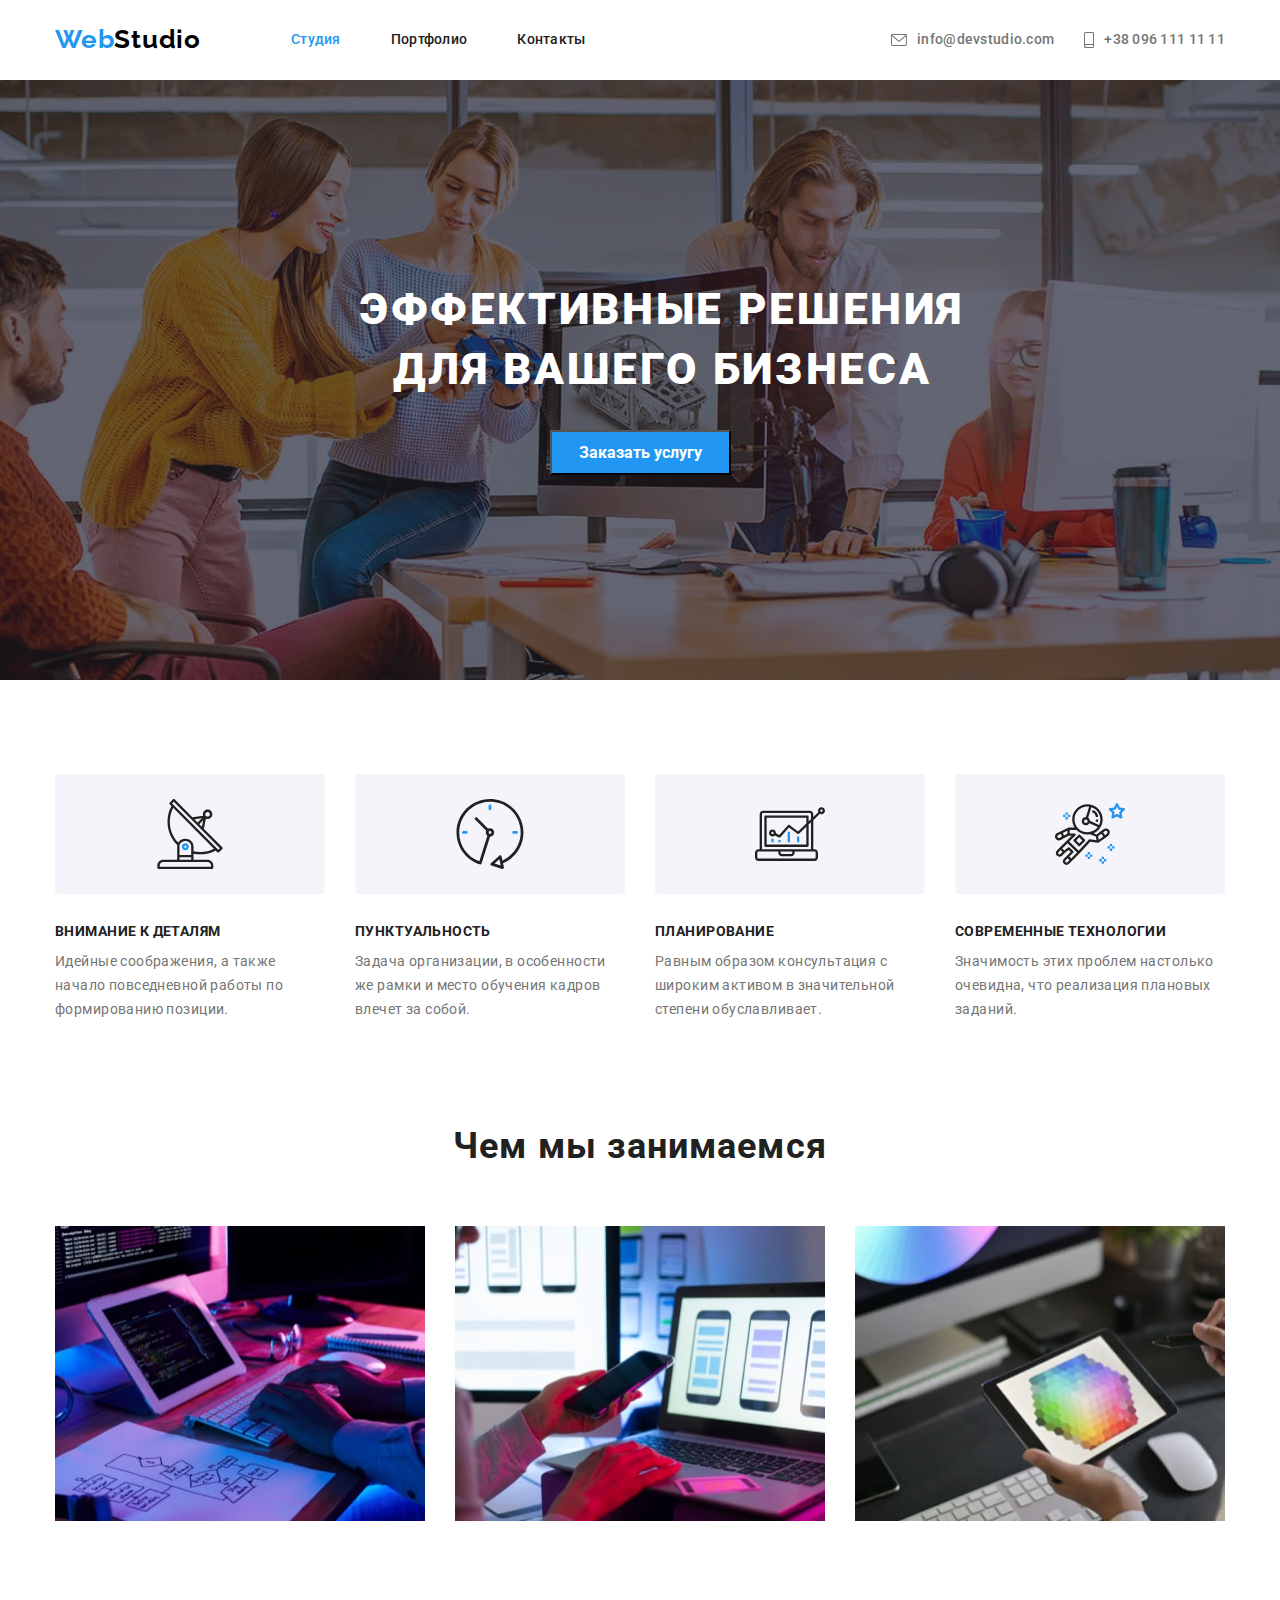
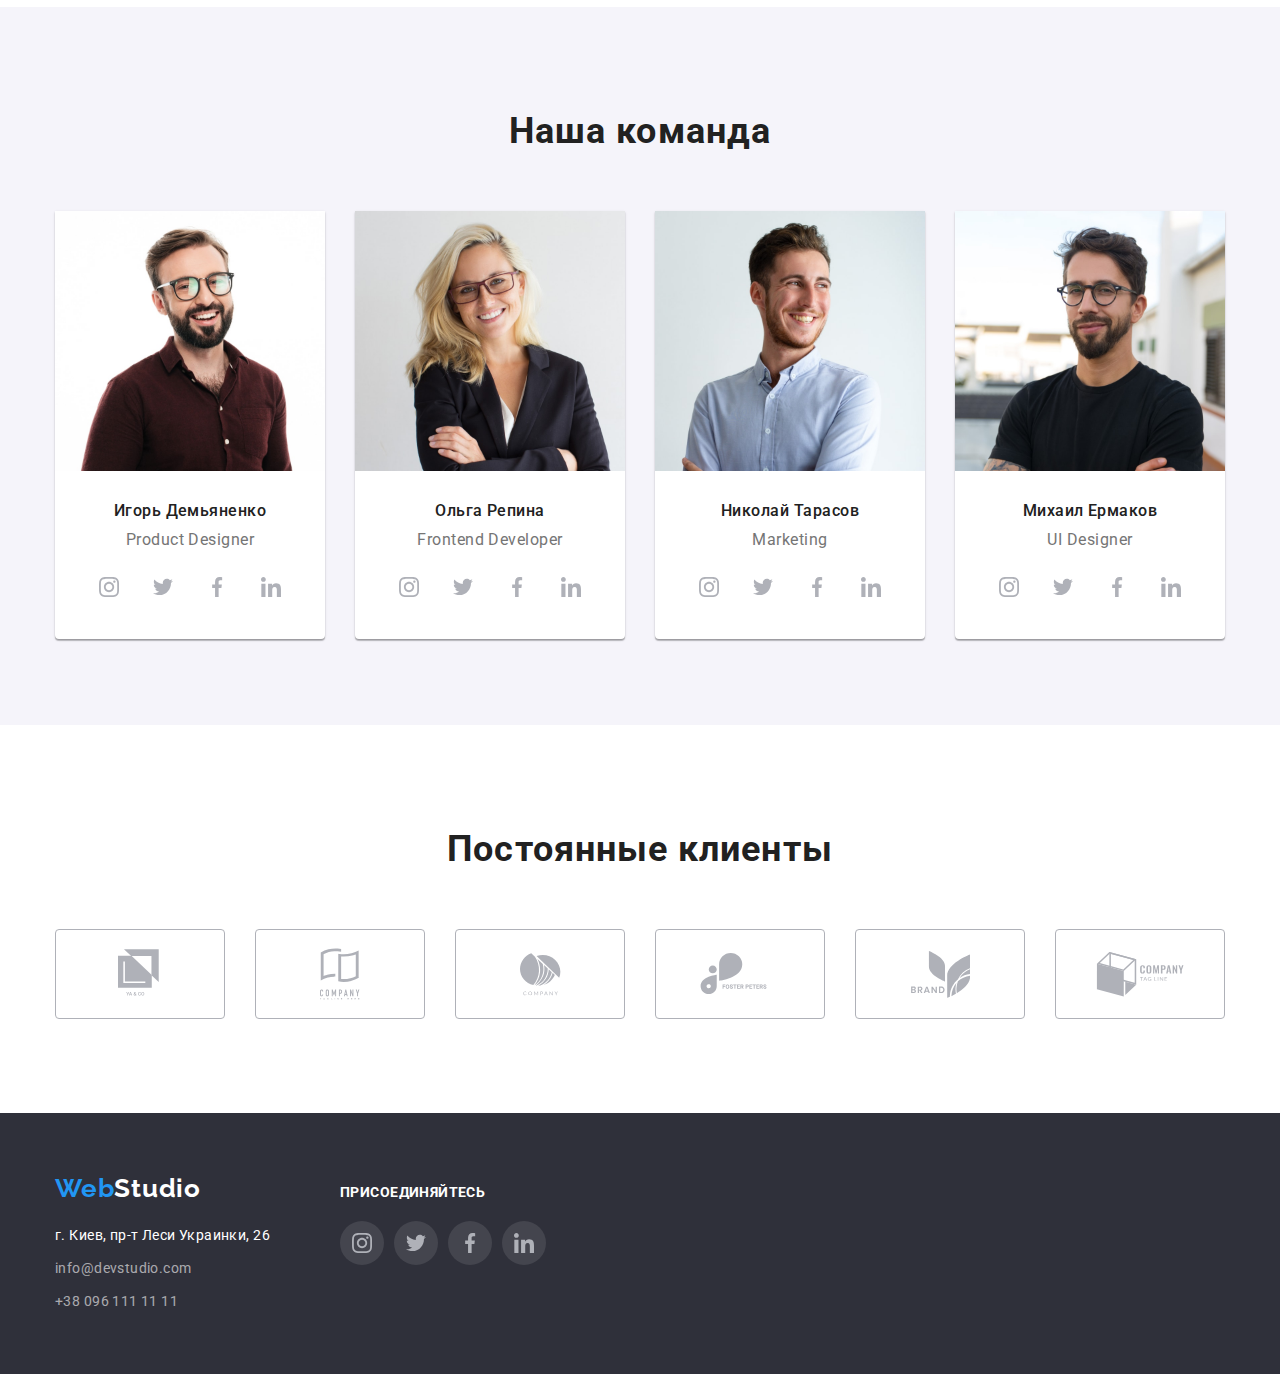
<file: index.html>
<!DOCTYPE html>
<html lang="ru">

<head>
    <meta charset="UTF-8">
    <meta name="viewport" content="width=device-width, initial-scale=1.0">
    <title>WebStudio</title>
    <link rel="preconnect" href="https://fonts.gstatic.com">
    <link href="https://fonts.googleapis.com/css2?family=Raleway:wght@700&family=Roboto:wght@400;500;700;900&display=swap"
        rel="stylesheet">
    <link rel="stylesheet" href="https://cdnjs.cloudflare.com/ajax/libs/modern-normalize/1.0.0/modern-normalize.min.css">
    <link rel="stylesheet" href="css/style.css">
</head>

<body>
    <header class="header">
        <div class="container">
            <div class="header-flex">
                <nav class="site-nav">
                    <a class="logo list" lang="en" href="./index.html"> <span class="accent">Web</span>Studio</a>
                    <ul class="site-nav list">
                        <li class="item"><a class="nav-link current list" href="">Студия</a></li>
                        <li class="item"><a class="nav-link list" href="./portfolio.html">Портфолио</a></li>
                        <li class="item"><a class="nav-link list" href="">Контакты</a></li>
                    </ul>
                </nav>
                <address class="adress">
                    <ul class="adress-header list">
                        <li class="item-icon">
                            <a class="adress-mail list" href="mailto:info@devstudio.com">
                                <svg class="icon-envelope">
                                    <use href="./image/sprite.svg#envelope"></use>
                                </svg>
                                info@devstudio.com
                            </a>
                        </li>
                        <li class="item-icon">
                            <a class="adress-tel list" href="tel:+380961111111">
                                <svg class="icon-smartphone">
                                    <use href="./image/sprite.svg#smartphone"></use>
                                </svg>
                                +38 096 111 11 11
                            </a>
                        </li>
                    </ul>
                </address>
            </div>
        </div>
    </header>
    <main>
        <!--Hero-->
        <section class="hero-section">
            <div class="hero-canvas">
                <div class="container">
                    <h1 class="hero-title">Эффективные решения для вашего бизнеса</h1>
                    <button class="hero-button" type="button">Заказать услугу</button>
                </div>
            </div>
            </section>
                <!--Advantages-->
        <section class="advantages-section">
            <div class="container">
                <h2 class="visually-hidden">Advantages</h2>
                <ul class="advantages list">
                    <li class="item">
                        <div class="frame-icon">
                            <svg class="advantages-icon">
                                <use href="./image/sprite.svg#antenna"></use>
                            </svg>
                        </div>
                        <h3 class="advantages-title">Внимание к деталям</h3>
                        <p class="advantages-description">Идейные соображения, а также начало повседневной работы по
                            формированию позиции.</p>
                    </li>
                    <li class="item">
                        <div class="frame-icon">
                            <svg class="advantages-icon">
                                <use href="./image/sprite.svg#clock"></use>
                            </svg>
                        </div>
                        <h3 class="advantages-title">Пунктуальность</h3>
                        <p class="advantages-description">Задача организации, в особенности же рамки и место обучения кадров
                            влечет за собой.</p>
                    </li>
                    <li class="item">
                        <div class="frame-icon">
                        <svg class="advantages-icon">
                            <use href="./image/sprite.svg#diagram"></use>
                        </svg>
                        </div>
                        <h3 class="advantages-title">Планирование</h3>
                        <p class="advantages-description">Равным образом консультация с широким активом в значительной степени
                            обуславливает.</p>
                    </li>
                    <li class="item">
                        <div class="frame-icon">
                        <svg class="advantages-icon">
                            <use href="./image/sprite.svg#astronaut"></use>
                        </svg>
                        </div>
                        <h3 class="advantages-title">Современные технологии</h3>
                        <p class="advantages-description">Значимость этих проблем настолько очевидна, что реализация плановых
                            заданий.</p>
                    </li>
                </ul>
            </div>
        </section>
        <!--Examples-->
        <section class="examples-section">
            <div class="container">
                <h2 class="examples-title">Чем мы занимаемся</h2>
                <ul class="examples list">
                    <li class="item">
                        <img class="examples-foto" src="./image/studia/img-1.jpg" alt="человек набирает разметку сайта"
                            width="370" height="295">
                    </li>
                    <li class="item">
                        <img class="examples-foto" src="./image/studia/img-2.jpg"
                            alt="человек делает синхронизацию телефона с компьютером" width="370" height="295">
                    </li>
                    <li class="item">
                        <img class="examples-foto" src="./image/studia/img-3.jpg" alt="человек смотрит на цветовую палитру"
                            width="370" height="295">
                    </li>
                </ul>
        </section>
        <!--Team-->
        <section class="team-section">
            <div class="container">
                <h2 class="team-title">Наша команда</h2>
                <ul class="team list">
                    <li class="item-card">
                        <img class="team-foto" src="./image/studia/igor.jpg" alt="Игорь Демьяненко" width="270" height="260">
                        <h3 class="team-name">Игорь Демьяненко</h3>
                        <p class="team-position" lang="en">Product Designer</p>
                        <ul class="social-list list">
                            <li class="social-list-item">
                                <a class="social-list-link" href="">
                                    <svg class="social-list-icon">
                                        <use href="./image/sprite.svg#instagram"></use>
                                    </svg>
                                </a>
                            </li>
                            <li class="social-list-item">
                                <a class="social-list-link" href="">
                                    <svg class="social-list-icon">
                                        <use href="./image/sprite.svg#twitter"></use>
                                    </svg>
                                </a>
                            </li>
                            <li class="social-list-item">
                                <a class="social-list-link" href="">
                                    <svg class="social-list-icon">
                                        <use href="./image/sprite.svg#facebook"></use>
                                    </svg>
                                </a>
                            </li>
                            <li class="social-list-item">
                                <a class="social-list-link" href="">
                                    <svg class="social-list-icon">
                                        <use href="./image/sprite.svg#linkedin"></use>
                                    </svg>
                                </a>
                            </li>
                        </ul>
                    </li>
                    <li class="item-card">
                        <img class="team-foto" src="./image/studia/olga.jpg" alt="Ольга Репина" width="270" height="260">
                        <h3 class="team-name">Ольга Репина</h3>
                        <p class="team-position" lang="en">Frontend Developer</p>
                        <ul class="social-list list">
                            <li class="social-list-item">
                                <a class="social-list-link" href="">
                                    <svg class="social-list-icon">
                                        <use href="./image/sprite.svg#instagram"></use>
                                    </svg>
                                </a>
                            </li>
                            <li class="social-list-item">
                                <a class="social-list-link" href="">
                                    <svg class="social-list-icon">
                                        <use href="./image/sprite.svg#twitter"></use>
                                    </svg>
                                </a>
                            </li>
                            <li class="social-list-item">
                                <a class="social-list-link" href="">
                                    <svg class="social-list-icon">
                                        <use href="./image/sprite.svg#facebook"></use>
                                    </svg>
                                </a>
                            </li>
                            <li class="social-list-item">
                                <a class="social-list-link" href="">
                                    <svg class="social-list-icon">
                                        <use href="./image/sprite.svg#linkedin"></use>
                                    </svg>
                                </a>
                            </li>
                        </ul>
                    </li>
                    <li class="item-card">
                        <img class="team-foto" src="./image/studia/nicolay.jpg" alt="Николай Тарасов" width="270" height="260">
                        <h3 class="team-name">Николай Тарасов</h3>
                        <p class="team-position" lang="en">Marketing</p>
                        <ul class="social-list list">
                            <li class="social-list-item">
                                <a class="social-list-link" href="">
                                    <svg class="social-list-icon">
                                        <use href="./image/sprite.svg#instagram"></use>
                                    </svg>
                                </a>
                            </li>
                            <li class="social-list-item">
                                <a class="social-list-link" href="">
                                    <svg class="social-list-icon">
                                        <use href="./image/sprite.svg#twitter"></use>
                                    </svg>
                                </a>
                            </li>
                            <li class="social-list-item">
                                <a class="social-list-link" href="">
                                    <svg class="social-list-icon">
                                        <use href="./image/sprite.svg#facebook"></use>
                                    </svg>
                                </a>
                            </li>
                            <li class="social-list-item">
                                <a class="social-list-link" href="">
                                    <svg class="social-list-icon">
                                        <use href="./image/sprite.svg#linkedin"></use>
                                    </svg>
                                </a>
                            </li>
                        </ul>
                    </li>
                    <li class="item-card">
                        <img class="team-foto" src="./image/studia/mihail.jpg" alt="Михаил Ермаков" width="270" height="260">
                        <h3 class="team-name">Михаил Ермаков</h3>
                        <p class="team-position" lang="en">UI Designer</p>
                        <ul class="social-list list">
                            <li class="social-list-item">
                                <a class="social-list-link" href="">
                                    <svg class="social-list-icon">
                                        <use href="./image/sprite.svg#instagram"></use>
                                    </svg>
                                </a>
                            </li>
                            <li class="social-list-item">
                                <a class="social-list-link" href="">
                                    <svg class="social-list-icon">
                                        <use href="./image/sprite.svg#twitter"></use>
                                    </svg>
                                </a>
                            </li>
                            <li class="social-list-item">
                                <a class="social-list-link" href="">
                                    <svg class="social-list-icon">
                                        <use href="./image/sprite.svg#facebook"></use>
                                    </svg>
                                </a>
                            </li>
                            <li class="social-list-item">
                                <a class="social-list-link" href="">
                                    <svg class="social-list-icon">
                                        <use href="./image/sprite.svg#linkedin"></use>
                                    </svg>
                                </a>
                            </li>
                        </ul>
                    </li>
                </ul>
            </div>
        </section>
        <!--Clients-->
        <section class="clients">
            <div class="container">
                <h2 class="clients-title">Постоянные клиенты</h2>
                <ul class="clients-list list">
                    <li class="clients-item">
                        <a class="clients-link" href="">
                            <svg class="clients-icon" width="45" height="50">
                                <use href="./image/sprite.svg#logo-1"></use>
                            </svg>
                        </a>
                    </li>
                    <li class="clients-item">
                        <a class="clients-link" href="">
                            <svg class="clients-icon" width="40" height="52">
                                <use href="./image/sprite.svg#logo-2"></use>
                            </svg>
                        </a>
                    </li>
                    <li class="clients-item">
                        <a class="clients-link" href="">
                            <svg class="clients-icon" width="41" height="43">
                                <use href="./image/sprite.svg#logo-3"></use>
                            </svg>
                        </a>
                    </li>
                    <li class="clients-item">
                        <a class="clients-link" href="">
                            <svg class="clients-icon" width="80" height="42">
                                <use href="./image/sprite.svg#logo-4"></use>
                            </svg>
                        </a>
                    </li>
                    <li class="clients-item">
                        <a class="clients-link" href="">
                            <svg class="clients-icon" width="59" height="47">
                                <use href="./image/sprite.svg#logo-5"></use>
                            </svg>
                        </a>
                    </li>
                    <li class="clients-item">
                        <a class="clients-link" href="">
                            <svg class="clients-icon" width="89" height="45">
                                <use href="./image/sprite.svg#logo-6"></use>
                            </svg>
                        </a>
                    </li>
                </ul>
            </div>
        </section>
    </main>
    <footer>
        <div class="container">
            <div class="footer-section">
            <div class="footer-adress">
            <a class="logo-footer list" lang="en" href="./index.html"> <span class="accent">Web</span>Studio</a>
            <address class="contact-info">
                <ul class="adress list">
                    <li><a class="adress-location list" href="https://goo.gl/maps/1eTqHgAGGHHQ9JF59">г. Киев, пр-т Леси
                            Украинки, 26</a></li>
                    <li><a class="adress-mail-footer list" href="mailto:info@devstudio.com">info@devstudio.com</a></li>
                    <li><a class="adress-tel-footer list" href="tel:+380961111111">+38 096 111 11 11</a></li>
                </ul>
            </address>
            </div>
            <div class="footer-social-link">
                <p class="social-call">присоединяйтесь</p>
                <ul class="footer-social-list list">
                    <li class="footer-social-list-item">
                        <a class="footer-social-list-link" href="">
                            <svg class="social-list-icon">
                                <use href="./image/sprite.svg#instagram"></use>
                            </svg>
                        </a>
                    </li>
                    <li class="footer-social-list-item">
                        <a class="footer-social-list-link" href="">
                            <svg class="social-list-icon">
                                <use href="./image/sprite.svg#twitter"></use>
                            </svg>
                        </a>
                    </li>
                    <li class="footer-social-list-item">
                        <a class="footer-social-list-link" href="">
                            <svg class="social-list-icon">
                                <use href="./image/sprite.svg#facebook"></use>
                            </svg>
                        </a>
                    </li>
                    <li class="footer-social-list-item">
                        <a class="footer-social-list-link" href="">
                            <svg class="social-list-icon">
                                <use href="./image/sprite.svg#linkedin"></use>
                            </svg>
                        </a>
                    </li>
                </ul>

            </div>
        
        
        </div>
    </footer>
</body>

</html>
</file>
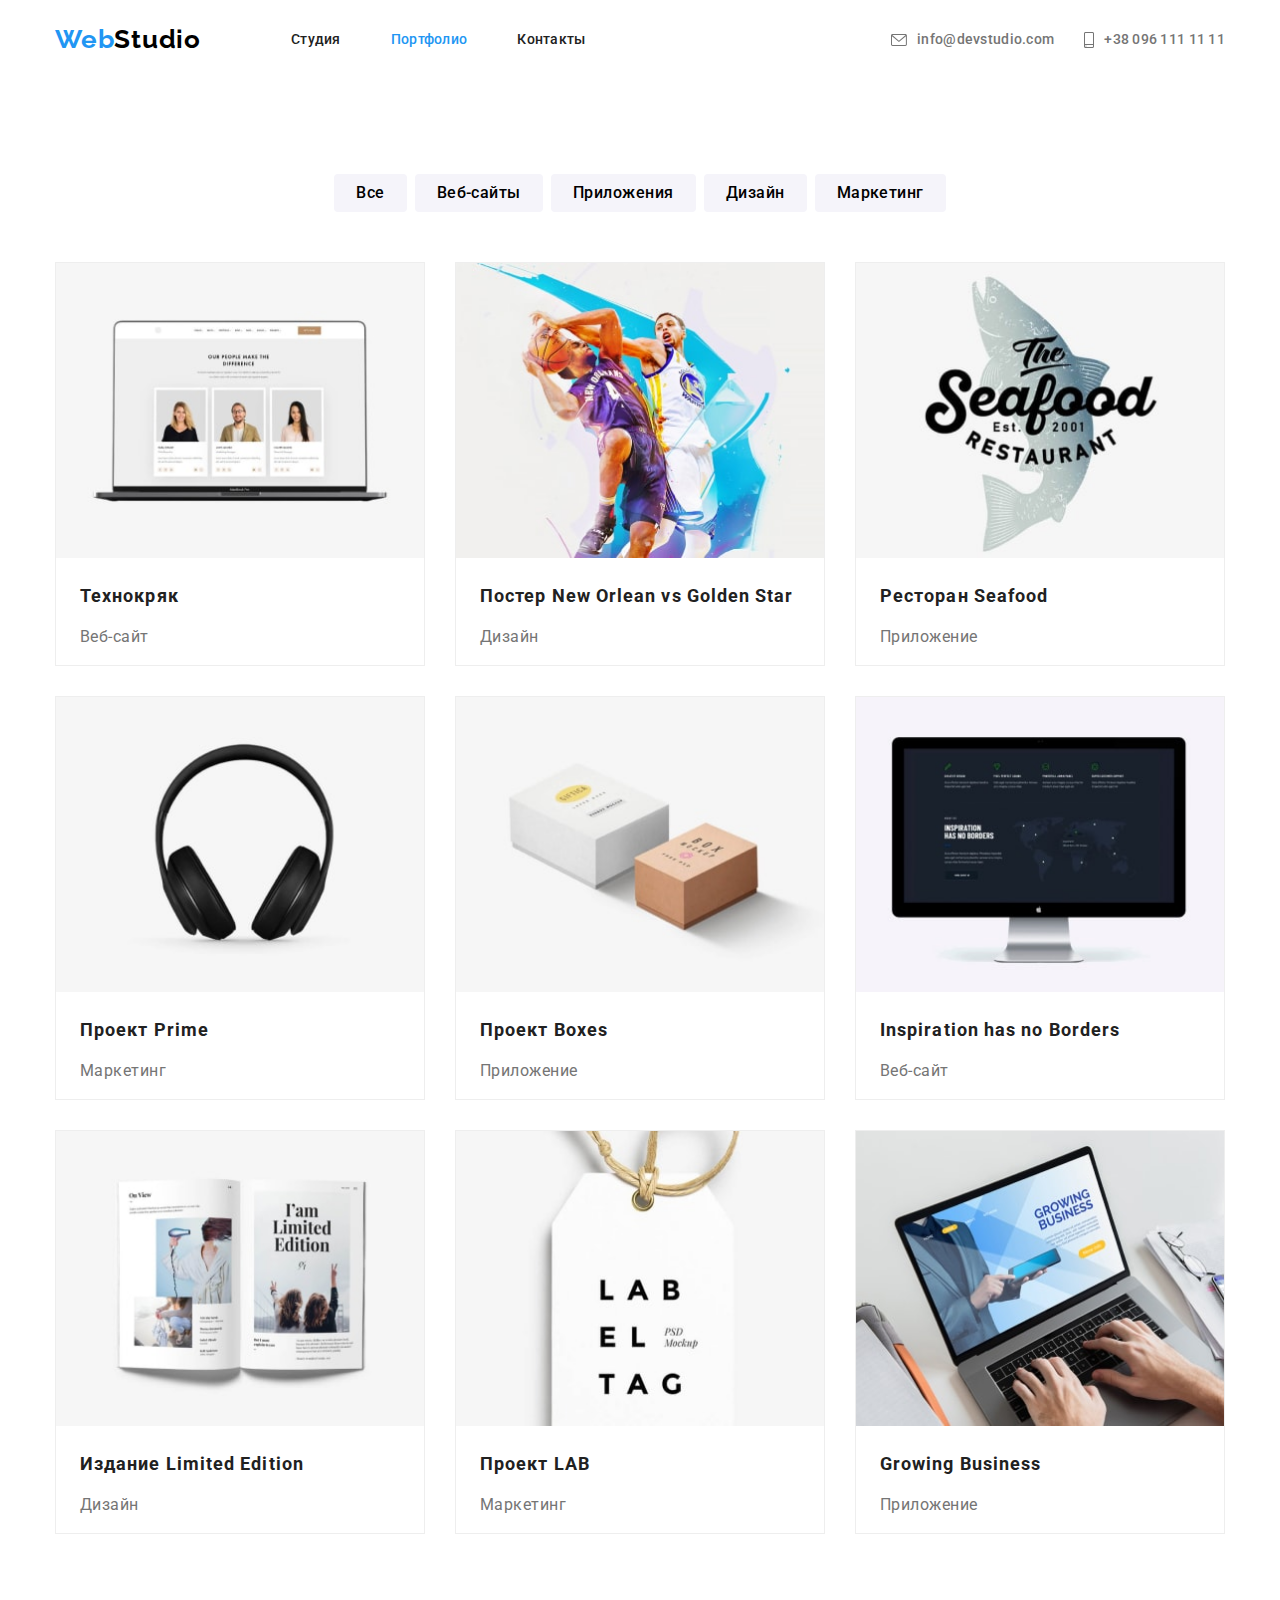
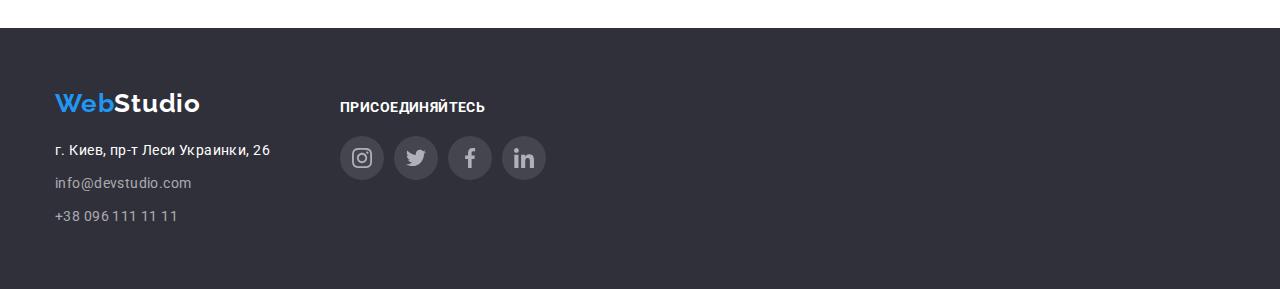
<file: portfolio.html>
<!DOCTYPE html>
<html lang="en">
<head>
    <meta charset="UTF-8">
    <meta name="viewport" content="width=device-width, initial-scale=1.0">
    <title>Portfolio</title>
    <link rel="preconnect" href="https://fonts.gstatic.com">
    <link href="https://fonts.googleapis.com/css2?family=Raleway:wght@700&family=Roboto:wght@400;500;700;900&display=swap"
        rel="stylesheet">
    <link rel="stylesheet" href="https://cdnjs.cloudflare.com/ajax/libs/modern-normalize/1.0.0/modern-normalize.min.css">
    <link rel="stylesheet" href="css/style.css">
</head>
<body>
    <header class="header">
        <div class="container">
            <div class="header-flex">
                <nav class="site-nav">
                    <a class="logo list" lang="en" href="./index.html"> <span class="accent">Web</span>Studio</a>
                    <ul class="site-nav list">
                        <li class="item"><a class="nav-link  list" href="./index.html">Студия</a></li>
                        <li class="item"><a class="nav-link current list" href="">Портфолио</a></li>
                        <li class="item"><a class="nav-link list" href="">Контакты</a></li>
                    </ul>
                </nav>
                <address class="adress">
                    <ul class="adress-header list">
                        <li class="item-icon">
                            <a class="adress-mail list" href="mailto:info@devstudio.com">
                                <svg class="icon-envelope">
                                    <use href="./image/sprite.svg#envelope"></use>
                                </svg>
                                info@devstudio.com
                            </a>
                        </li>
                        <li class="item-icon">
                            <a class="adress-tel list" href="tel:+380961111111">
                                <svg class="icon-smartphone">
                                    <use href="./image/sprite.svg#smartphone"></use>
                                </svg>
                                +38 096 111 11 11
                            </a>
                        </li>
                    </ul>
                </address>
            </div>
        </div>
    </header>
    <main>
        <section class="portfolio-section">
            <div class="container">
                <h1></h1>
                <ul class="button list">
                    <li class="item"><button class="portfolio" type="button">Все</button></li>
                    <li class="item"><button class="portfolio" type="button">Веб-сайты</button></li>
                    <li class="item"><button class="portfolio" type="button">Приложения</button></li>
                    <li class="item"><button class="portfolio" type="button">Дизайн</button></li>
                    <li class="item"><button class="portfolio" type="button">Маркетинг</button></li>
                </ul>
                <ul class="work list">
                    <li class="work-item">
                        <a class="card list" href="">
                            <img class="work-foto" src="./image/portfolio/img-1.jpg" alt="карточки с фото людей на мониторе"
                                    width="370" height="295">
                            <h2 class="work-title">Технокряк</h2>
                            <p class="work-project">Веб-сайт</p>
                        </a>
                    </li>
                    <li class="work-item">
                        <a class="card list" href="">
                            <img class="work-foto" src="./image/portfolio/img-2.jpg" alt="парни играют в баскетбол" width="370"
                                    height="295">
                            <h2 class="work-title">Постер New Orlean vs Golden Star</h2>
                            <p class="work-project">Дизайн</p>
                        </a>
                    </li>
                    <li class="work-item">
                        <a class="card list" href="">
                            <img class="work-foto" src="./image/portfolio/img-3.jpg" alt="название ресторана на фоне рыбы"
                                    width="370" height="295">
                            <h2 class="work-title">Ресторан Seafood</h2>
                            <p class="work-project">Приложение</p>
                        </a>
                    </li>
                    <li class="work-item">
                        <a class="card list" href="">
                           <img class="work-foto" src="./image/portfolio/img-4.jpg" alt="наушники" width="370" height="295">
                           <h2 class="work-title">Проект Prime</h2>
                            <p class="work-project">Маркетинг</p>
                        </a>
                    </li>
                    <li class="work-item">
                        <a class="card list" href="">
                            <img class="work-foto" src="./image/portfolio/img-5.jpg" alt="две коробки" width="370" height="295">
                            <h2 class="work-title">Проект Boxes</h2>
                            <p class="work-project">Приложение</p>
                        </a>
                    </li>
                    <li class="work-item">
                        <a class="card list" href="">
                            <img class="work-foto" src="./image/portfolio/img-6.jpg" alt="монитор десктопа" width="370"
                                    height="295">
                             <h2 class="work-title">Inspiration has no Borders</h2>
                            <p class="work-project">Веб-сайт</p>
                        </a>
                    </li>
                    <li class="work-item">
                        <a class="card list" href="">
                            <img class="work-foto" src="./image/portfolio/img-7.jpg" alt="открытый глянцевый журнал" width="370"
                                    height="295">
                            <h2 class="work-title">Издание Limited Edition</h2>
                            <p class="work-project">Дизайн</p>
                        </a>
                    </li>
                    <li class="work-item">
                        <a class="card list" href="">
                            <img class="work-foto" src="./image/portfolio/img-8.jpg" alt="ценник" width="370" height="295">
                            <h2 class="work-title">Проект LAB</h2>
                            <p class="work-project">Маркетинг</p>
                        </a>
                    </li>
                    <li class="work-item">
                        <a class="card list" href="">
                            <img class="work-foto" src="./image/portfolio/img-9.jpg" alt="человек работает за ноутбуком" width="370"
                                    height="295">
                            <h2 class="work-title">Growing Business</h2>
                            <p class="work-project">Приложение</p>
                        </a>
                    </li>
                </ul>
            </div>
        </section>
        </main>
        <footer>
            <div class="container">
                <div class="footer-section">
                    <div class="footer-adress">
                        <a class="logo-footer list" lang="en" href="./index.html"> <span class="accent">Web</span>Studio</a>
                        <address class="contact-info">
                            <ul class="adress list">
                                <li><a class="adress-location list" href="https://goo.gl/maps/1eTqHgAGGHHQ9JF59">г. Киев, пр-т
                                        Леси
                                        Украинки, 26</a></li>
                                <li><a class="adress-mail-footer list" href="mailto:info@devstudio.com">info@devstudio.com</a>
                                </li>
                                <li><a class="adress-tel-footer list" href="tel:+380961111111">+38 096 111 11 11</a></li>
                            </ul>
                        </address>
                    </div>
                    <div class="footer-social-link">
                        <p class="social-call">присоединяйтесь</p>
                        <ul class="footer-social-list list">
                            <li class="footer-social-list-item">
                                <a class="footer-social-list-link" href="">
                                    <svg class="social-list-icon">
                                        <use href="./image/sprite.svg#instagram"></use>
                                    </svg>
                                </a>
                            </li>
                            <li class="footer-social-list-item">
                                <a class="footer-social-list-link" href="">
                                    <svg class="social-list-icon">
                                        <use href="./image/sprite.svg#twitter"></use>
                                    </svg>
                                </a>
                            </li>
                            <li class="footer-social-list-item">
                                <a class="footer-social-list-link" href="">
                                    <svg class="social-list-icon">
                                        <use href="./image/sprite.svg#facebook"></use>
                                    </svg>
                                </a>
                            </li>
                            <li class="footer-social-list-item">
                                <a class="footer-social-list-link" href="">
                                    <svg class="social-list-icon">
                                        <use href="./image/sprite.svg#linkedin"></use>
                                    </svg>
                                </a>
                            </li>
                        </ul>
        
                    </div>
        
        
                </div>
        </footer>
</body>
</html>
</file>
<file: css/style.css>
:root {
  --main-font: Roboto, sans-serif;
  --secondary-font: Raleway, sans-serif;
  --main-text-color: #757575;
  --secondary-text-color: #212121;
  --accent-text-color: #2196f3;
  --accent-background-color: #2196f3;
}
.list {
  list-style: none;
  text-decoration: none;
}

html {
  box-sizing: border-box;
}

*,
*::before,
*::after {
  box-sizing: inherit;
}

h1,
h2,
h3,
h4,
h5,
h6 {
  margin: 0;
}

ul,
ol {
  margin: 0;
  padding: 0;
}

p {
  margin: 0;
}

img {
  display: block;
}
/*
body {
  background-color: #fff;
}*/

.container {
  width: 1200px;
  margin: 0 auto;
  padding: 0 15px;
}
/* ======== HEADER========*/
.site-nav {
  display: flex;
}
.adress-header {
  display: flex;
}
.adress {
  margin-left: auto;
}
.header-flex {
  display: flex;
  align-items: center;
}
.adress-header .item + .item {
  margin-left: 50px;
}
.site-nav .item {
  margin-right: 50px;
}
.site-nav .item:last-child {
  margin-right: 0;
}
.site-nav .nav-link {
  color: var(--secondary-text-color);
}
.site-nav .nav-link.current {
  color: var(--accent-text-color);
}

.logo {
  display: block;
  margin-top: 24px;
  margin-bottom: 24px;
  margin-right: 90px;

  color: #000000;

  font-family: var(--secondary-font);
  font-weight: 700;
  font-size: 26px;
  line-height: 1.19;
  letter-spacing: 0.03em;
}
.accent {
  color: var(--accent-text-color);
}

.nav-link {
  display: block;
  margin-top: 32px;
  margin-bottom: 32px;

  font-family: var(--main-font);
  font-weight: 500;
  font-size: 14px;
  line-height: 1.14;
  letter-spacing: 0.02em;
}

.nav-link:hover,
.nav-link:focus,
.adress-mail:hover,
.adress-mail:focus,
.adress-location:hover,
.adress-location:focus,
.adress-mail-footer:hover,
.adress-mail-footer:focus,
.adress-tel:hover,
.adress-tel:focus {
  color: var(--accent-text-color);
}
.adress-list,
.contact-info {
  color: var(--main-text-color);
  font-family: var(--main-font);
  font-weight: 500;
  font-size: 14x;
  line-height: 1.14;
  letter-spacing: 0.02em;
}
.item-icon {
  display: flex;
  justify-content: center;
  align-items: center;
  margin-left: 30px;
}
.adress-mail,
.adress-tel {
  display: flex;
  justify-content: center;
  align-items: center;
  padding-top: 21px;
  padding-bottom: 21px;
  margin-bottom: auto;
  color: #757575;
  font-style: normal;
  font-family: var(--main-font);
  font-weight: 500;
  font-size: 14px;
  line-height: 1.14;
  letter-spacing: 0.02em;
}
.icon-envelope {
  width: 16px;
  height: 12px;
  margin-right: 10px;
  fill: var(--main-text-color);
}
.adress-mail:hover .icon-envelope,
.adress-mail:focus .icon-envelope,
.adress-tel:hover .icon-smartphone,
.adress-tel:focus .icon-smartphone {
  fill: var(--accent-text-color);
}
.icon-smartphone {
  width: 10px;
  height: 16px;
  margin-right: 10px;
  fill: var(--main-text-color);
}
/*
.adress-mail::before {
  display: inline-block;
  content: "";
  width: 16px;
  height: 12px;
  background-image: url("../image/studia/envelope.svg");
  margin-right: 10px;
  fill: currentColor;
}
.adress-tel::before {
  display: inline-block;
  content: "";
  width: 10px;
  height: 16px;
  margin-right: 10px;
  background-image: url("../image/studia/telephon.svg");
  fill: currentColor;
}
.adress-mail:hover::before .adress-tel:hover::before {
  fill: var(--accent-text-color);
} 
*/

/* ======== END HEADER========*/

/* ======= HERO =========*/

.visually-hidden {
  position: absolute;
  width: 1px;
  height: 1px;
  margin: -1px;
  border: 0;
  padding: 0;
  white-space: nowrap;
  clip-path: inset(100%);
  clip: rect(0 0 0 0);
  overflow: hidden;
}
.hero-section {
  text-align: center;
  color: #ffffff;
  font-family: var(--main-font);
}

.hero-canvas {
  max-width: 1600px;
  height: 600px;
  margin-left: auto;
  margin-right: auto;
  background-image: linear-gradient(
      to right,
      rgba(47, 48, 58, 0.4),
      rgba(47, 48, 58, 0.4)
    ),
    url("../image/studia/hero.jpg");
  background-size: cover;
  background-position: center;
  background-repeat: no-repeat;
}

.hero-title {
  margin-left: 280px;
  margin-right: 236px;
  padding-top: 200px;

  line-height: 1.36;
  letter-spacing: 0.06em;
  text-transform: uppercase;
  font-weight: 900;
  font-size: 44px;
}
.hero-button {
  min-width: 136px;
  padding: 10px 27px;
  margin-top: 30px;
  margin-bottom: 200px;

  color: #ffffff;
  font-weight: 700;
  font-size: 16px;
  line-height: 1.36;
  background-color: var(--accent-text-color);
}

/* ======= END HERO =========*/

/* ====== Advantages =======*/
.advantages-section {
  padding-top: 94px;
  padding-bottom: 94px;
}
.advantages {
  display: flex;
}
.advantages .item {
  margin-right: 30px;
}
.advantages .item:last-child {
  margin-right: 0;
}
.advantages-title {
  margin-bottom: 10px;

  color: var(--secondary-text-color);
  font-family: var(--main-font);
  font-weight: 700;
  font-size: 14px;
  line-height: 1.14;
  letter-spacing: 0.03em;
  text-transform: uppercase;
}

.advantages-description {
  color: var(--main-text-color);
  font-family: Roboto;
  font-weight: 400;
  font-size: 14px;
  line-height: 1.71;
  letter-spacing: 0.03em;
}
.frame-icon {
  display: flex;
  justify-content: center;
  align-items: center;
  width: 270px;
  height: 120px;
  background-color: #f5f4fa;
  border-radius: 4px;
  border: transparent;
  margin-bottom: 30px;
}
.advantages-icon {
  width: 70px;
  height: 70px;
}
/* ====== END Advantages =======*/

/* ======= Examples ========*/
.examples-section {
  padding-bottom: 86px;
}
.examples {
  display: flex;
}

.examples .item {
  margin-right: 30px;
}
.examples .item:last-child {
  margin-right: 0;
}
.examples-title,
.team-title,
.clients-title {
  margin-bottom: 50px;
  color: var(--secondary-text-color);
  font-family: var(--main-font);
  font-weight: 700;
  font-size: 36px;
  line-height: 1.67;
  text-align: center;
  letter-spacing: 0.03em;
}

/* ======= END Examples ========*/

/* ======== Team ========*/

.team {
  display: flex;
}
.team-section {
  padding-top: 94px;
  padding-bottom: 86px;
  background-color: #f5f4fa;
}
.item-card {
  width: 270px;
  height: 428px;
  background: #ffffff;
  box-shadow: 0px 1px 3px rgba(0, 0, 0, 0.12), 0px 1px 1px rgba(0, 0, 0, 0.14),
    0px 2px 1px rgba(0, 0, 0, 0.2);
  border-radius: 0px 0px 4px 4px;
  padding-bottom: 30px;
}
.team .item-card {
  margin-right: 30px;
}

.team .item-card:last-child {
  margin-right: 0;
}
.team-name {
  margin-top: 30px;
  margin-bottom: 10px;
  color: var(--secondary-text-color);
  font-family: var(--main-font);
  font-weight: 500;
  font-size: 16px;
  line-height: 1.19;
  text-align: center;
  letter-spacing: 0.03em;
}

.team-position {
  margin-bottom: 16px;
  color: var(--main-text-color);
  font-family: var(--main-font);
  font-weight: 400;
  font-size: 16px;
  line-height: 1.19;
  text-align: center;
  letter-spacing: 0.03em;
}

.social-list-link {
  display: flex;
  justify-content: center;
  align-items: center;

  width: 44px;
  height: 44px;
  border-radius: 50%;
  background-color: #fff;
}
.social-list-link:hover,
.social-list-link:focus {
  background-color: var(--accent-background-color);
}
.social-list-link:hover .social-list-icon,
.social-list-link:focus .social-list-icon {
  fill: #fff;
}
.social-list {
  display: flex;
  justify-content: space-between;
  align-items: center;
  margin-right: 32px;
  margin-left: 32px;
}
.social-list-icon {
  width: 20px;
  height: 20px;
  fill: #afb1b8;
}

/* ======== END Team ========*/

/* ========= Clients ======*/
.clients {
  padding-top: 94px;
  padding-bottom: 94px;
}
.clients-list {
  display: flex;
  justify-content: center;
  margin-bottom: 0;
}
.clients-item {
  margin-right: 30px;
  margin-bottom: 0;
}
.clients-item:last-child {
  margin-right: 0;
}
.clients-link {
  display: flex;
  justify-content: center;
  align-items: center;
  width: 170px;
  height: 90px;
  border: 1px solid #afb1b8;
  box-sizing: border-box;
  border-radius: 4px;
}
.clients-link:hover,
.clients-link:focus {
  border: 1px solid var(--accent-text-color);
}

.clients-link:hover .clients-icon,
.clients-link:focus .clients-icon {
  fill: var(--accent-text-color);
}
.clients-icon {
  fill: #afb1b8;
}
/* ========= End Clients ===== */
/* ======== Footer ========*/

footer {
  display: flex;
  background-color: #2f303a;
  padding-bottom: 60px;
}

.logo-footer {
  display: block;
  margin-top: 60px;
  margin-bottom: 20px;

  color: #ffffff;
  font-family: var(--secondary-font);
  font-weight: 700;
  font-size: 26px;
  line-height: 1.19;
  letter-spacing: 0.03em;
}

.adress-location {
  display: block;
  font-family: var(--main-font);
  font-style: normal;
  font-weight: 400;
  font-size: 14px;
  line-height: 1.71;
  letter-spacing: 0.03em;
  color: #ffffff;
}

.adress-mail-footer,
.adress-tel-footer {
  display: block;
  margin-top: 9px;
  color: rgba(255, 255, 255, 0.6);
  font-style: normal;
  font-family: var(--main-font);
  font-weight: 400;
  font-size: 14px;
  line-height: 1.71;
  letter-spacing: 0.03em;
}
.social-call {
  margin-bottom: 20px;
  font-family: var(--main-font);
  font-style: normal;
  font-weight: 700;
  font-size: 14px;
  line-height: 1.14;
  letter-spacing: 0.03em;
  text-transform: uppercase;
  color: #ffffff;
}
.footer-social-list-item {
  margin-right: 10px;
}
.footer-social-list-item:last-child {
  margin-right: 0;
}
.footer-social-list-link {
  display: flex;
  justify-content: center;
  align-items: center;
  width: 44px;
  height: 44px;
  border-radius: 50%;
  background-color: rgba(255, 255, 255, 0.1);
}

.footer-social-list-link:hover,
.footer-social-list-link:focus {
  background-color: var(--accent-background-color);
}
.footer-social-list-link:hover .social-list-icon,
.footer-social-list-link:focus .social-list-icon {
  fill: #fff;
}
.footer-section {
  display: flex;
  align-items: baseline;
}
.footer-social-link {
  display: block;
  margin-left: 70px;
}
.footer-social-list {
  display: flex;
  justify-content: space-between;
  align-items: center;
}
/* ======== END Footer ========*/

/* ========= Portfolio =======*/
.portfolio-section {
  padding-top: 94px;
  padding-bottom: 94px;
}
.button {
  display: flex;
  justify-content: center;
}

.button .portfolio:focus,
.button .portfolio:hover {
  background: var(--accent-text-color);
  color: #ffffff;
}
.button .item {
  margin-right: 8px;
  height: 38px;
}
.button .item:last-child {
  margin-right: 0;
}
.button .portfolio {
  padding: 6px 22px;
  color: var(--secondary-font);
  background: #f5f4fa;
  border-radius: 4px;
  border: transparent;
  font-family: var(--main-font);
  font-weight: 500;
  font-size: 16px;
  line-height: 1.63;
  text-align: center;
  letter-spacing: 0.03em;
}
.work {
  display: flex;
  flex-wrap: wrap;
  margin-top: 50px;
}
.work .work-item {
  margin-right: 30px;
  margin-bottom: 30px;
}

.work .work-item:nth-child(3n) {
  margin-right: 0;
}
.work .work-item:nth-last-child(-n + 3) {
  margin-bottom: 0;
}
.work-item .card {
  display: block;
  width: 370px;
  height: 404px;

  background: #ffffff;
  border: 1px solid #eeeeee;
  box-sizing: border-box;
}
.work-foto {
  width: 100%;
}
.work-item .card:hover,
.work-item .card:focus {
  box-shadow: 0px 1px 1px rgba(0, 0, 0, 0.12), 0px 4px 4px rgba(0, 0, 0, 0.06),
    1px 4px 6px rgba(0, 0, 0, 0.16);
}
.work-title {
  margin-top: 20px;
  margin-bottom: 8px;
  margin-left: 24px;
  font-family: var(--main-font);
  font-weight: 700;
  font-size: 18px;
  line-height: 2;
  letter-spacing: 0.06em;
  color: var(--secondary-text-color);
}

.work-project {
  margin-bottom: 20px;
  margin-left: 24px;
  font-family: var(--main-font);
  font-weight: 400;
  font-size: 16px;
  line-height: 1.88;
  letter-spacing: 0.03em;
  color: var(--main-text-color);
}

/* ========= END Portfolio =======*/
</file>
